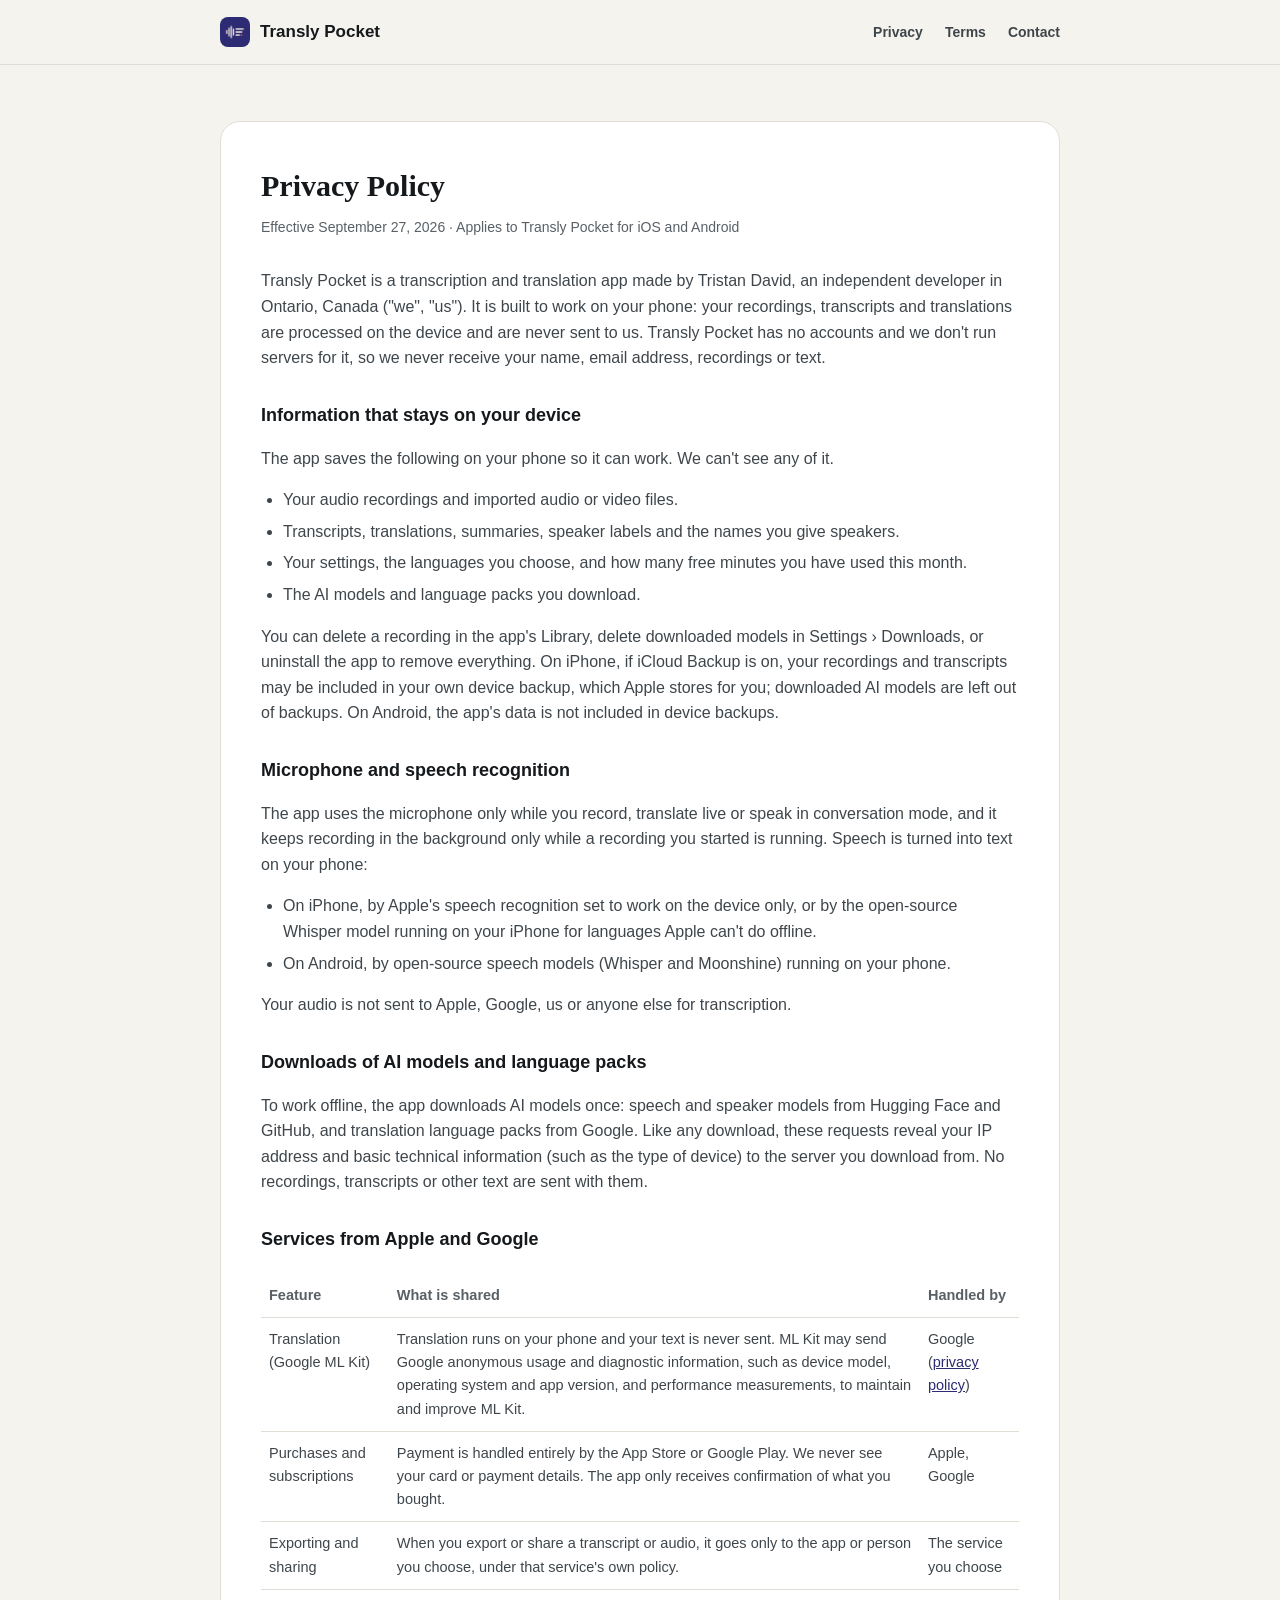
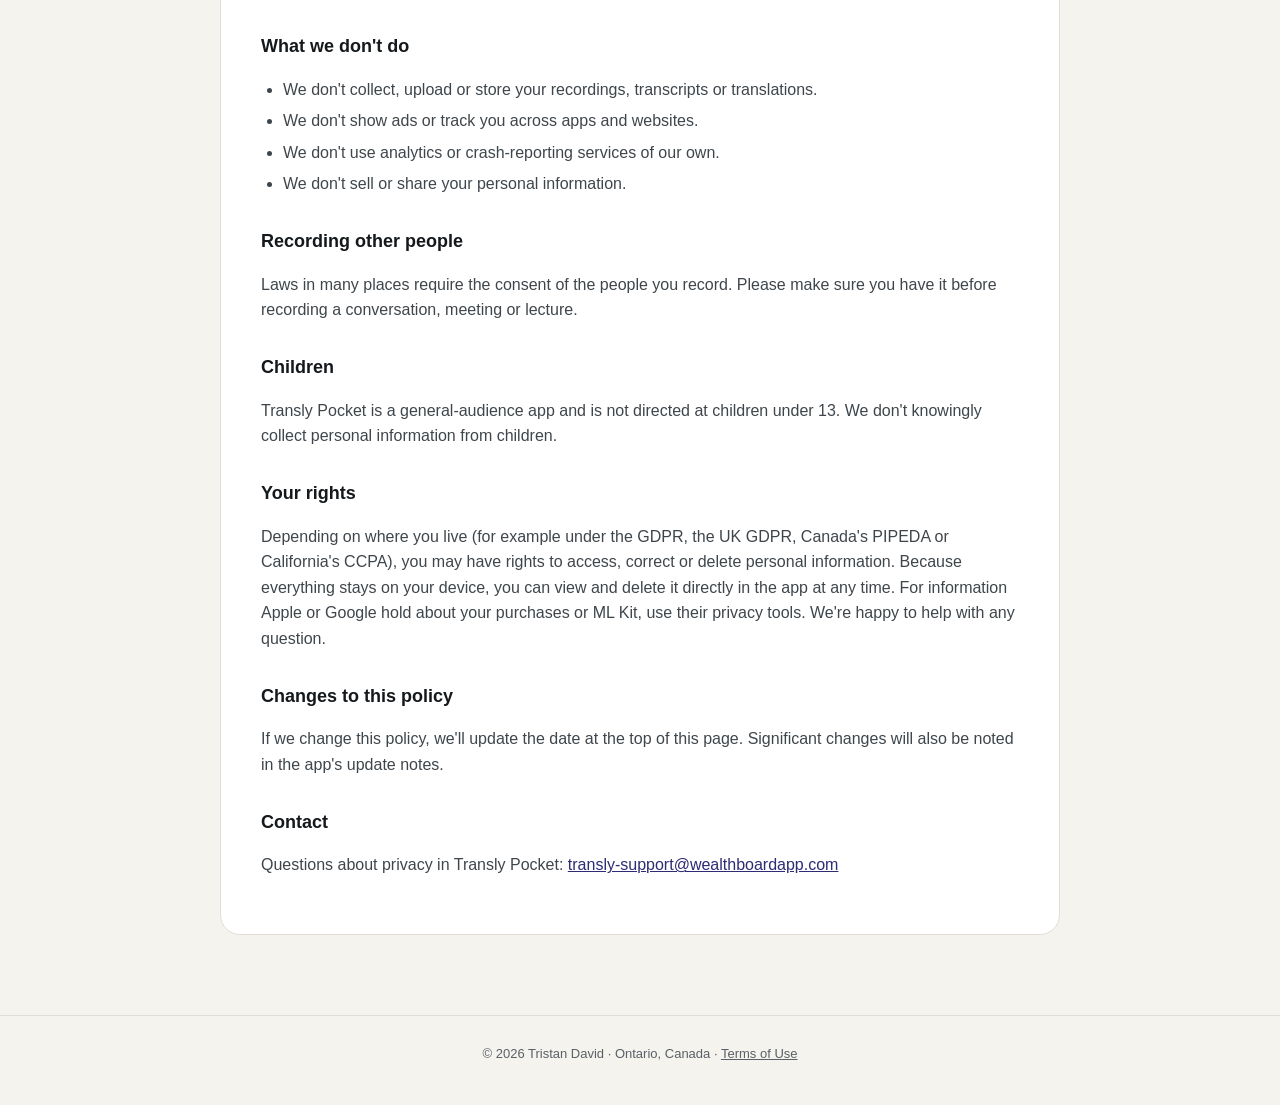
<file: privacy.html>
<!doctype html>
<html lang="en">
<head>
<meta charset="utf-8">
<meta name="viewport" content="width=device-width, initial-scale=1">
<title>Privacy Policy — Transly Pocket</title>
<meta name="description" content="How the Transly Pocket transcription and translation app for iOS and Android handles your information.">
<link rel="icon" href="icon.png">
<link rel="stylesheet" href="style.css">
</head>
<body>
<nav class="site">
  <div class="wrap">
    <a class="brand" href="/"><img src="icon.png" alt=""> Transly Pocket</a>
    <div class="navlinks">
      <a href="privacy.html">Privacy</a>
      <a href="terms.html">Terms</a>
      <a href="mailto:transly-support@wealthboardapp.com">Contact</a>
    </div>
  </div>
</nav>

<main>
  <div class="wrap">
    <article class="doc">
      <h1>Privacy Policy</h1>
      <p class="meta">Effective September 27, 2026 · Applies to Transly Pocket for iOS and Android</p>

      <p>Transly Pocket is a transcription and translation app made by Tristan David, an independent developer in Ontario, Canada ("we", "us"). It is built to work on your phone: your recordings, transcripts and translations are processed on the device and are never sent to us. Transly Pocket has no accounts and we don't run servers for it, so we never receive your name, email address, recordings or text.</p>

      <h2>Information that stays on your device</h2>
      <p>The app saves the following on your phone so it can work. We can't see any of it.</p>
      <ul>
        <li>Your audio recordings and imported audio or video files.</li>
        <li>Transcripts, translations, summaries, speaker labels and the names you give speakers.</li>
        <li>Your settings, the languages you choose, and how many free minutes you have used this month.</li>
        <li>The AI models and language packs you download.</li>
      </ul>
      <p>You can delete a recording in the app's Library, delete downloaded models in Settings › Downloads, or uninstall the app to remove everything. On iPhone, if iCloud Backup is on, your recordings and transcripts may be included in your own device backup, which Apple stores for you; downloaded AI models are left out of backups. On Android, the app's data is not included in device backups.</p>

      <h2>Microphone and speech recognition</h2>
      <p>The app uses the microphone only while you record, translate live or speak in conversation mode, and it keeps recording in the background only while a recording you started is running. Speech is turned into text on your phone:</p>
      <ul>
        <li>On iPhone, by Apple's speech recognition set to work on the device only, or by the open-source Whisper model running on your iPhone for languages Apple can't do offline.</li>
        <li>On Android, by open-source speech models (Whisper and Moonshine) running on your phone.</li>
      </ul>
      <p>Your audio is not sent to Apple, Google, us or anyone else for transcription.</p>

      <h2>Downloads of AI models and language packs</h2>
      <p>To work offline, the app downloads AI models once: speech and speaker models from Hugging Face and GitHub, and translation language packs from Google. Like any download, these requests reveal your IP address and basic technical information (such as the type of device) to the server you download from. No recordings, transcripts or other text are sent with them.</p>

      <h2>Services from Apple and Google</h2>
      <div class="doc-wrap">
      <table class="doc-table">
        <tr><th>Feature</th><th>What is shared</th><th>Handled by</th></tr>
        <tr><td>Translation (Google ML Kit)</td><td>Translation runs on your phone and your text is never sent. ML Kit may send Google anonymous usage and diagnostic information, such as device model, operating system and app version, and performance measurements, to maintain and improve ML Kit.</td><td>Google (<a href="https://policies.google.com/privacy" rel="noopener">privacy policy</a>)</td></tr>
        <tr><td>Purchases and subscriptions</td><td>Payment is handled entirely by the App Store or Google Play. We never see your card or payment details. The app only receives confirmation of what you bought.</td><td>Apple, Google</td></tr>
        <tr><td>Exporting and sharing</td><td>When you export or share a transcript or audio, it goes only to the app or person you choose, under that service's own policy.</td><td>The service you choose</td></tr>
      </table>
      </div>

      <h2>What we don't do</h2>
      <ul>
        <li>We don't collect, upload or store your recordings, transcripts or translations.</li>
        <li>We don't show ads or track you across apps and websites.</li>
        <li>We don't use analytics or crash-reporting services of our own.</li>
        <li>We don't sell or share your personal information.</li>
      </ul>

      <h2>Recording other people</h2>
      <p>Laws in many places require the consent of the people you record. Please make sure you have it before recording a conversation, meeting or lecture.</p>

      <h2>Children</h2>
      <p>Transly Pocket is a general-audience app and is not directed at children under 13. We don't knowingly collect personal information from children.</p>

      <h2>Your rights</h2>
      <p>Depending on where you live (for example under the GDPR, the UK GDPR, Canada's PIPEDA or California's CCPA), you may have rights to access, correct or delete personal information. Because everything stays on your device, you can view and delete it directly in the app at any time. For information Apple or Google hold about your purchases or ML Kit, use their privacy tools. We're happy to help with any question.</p>

      <h2>Changes to this policy</h2>
      <p>If we change this policy, we'll update the date at the top of this page. Significant changes will also be noted in the app's update notes.</p>

      <h2>Contact</h2>
      <p>Questions about privacy in Transly Pocket: <a href="mailto:transly-support@wealthboardapp.com">transly-support@wealthboardapp.com</a></p>
    </article>
  </div>
</main>

<footer class="site">
  <div class="wrap">
    © 2026 Tristan David · Ontario, Canada · <a href="terms.html">Terms of Use</a>
  </div>
</footer>
</body>
</html>
</file>
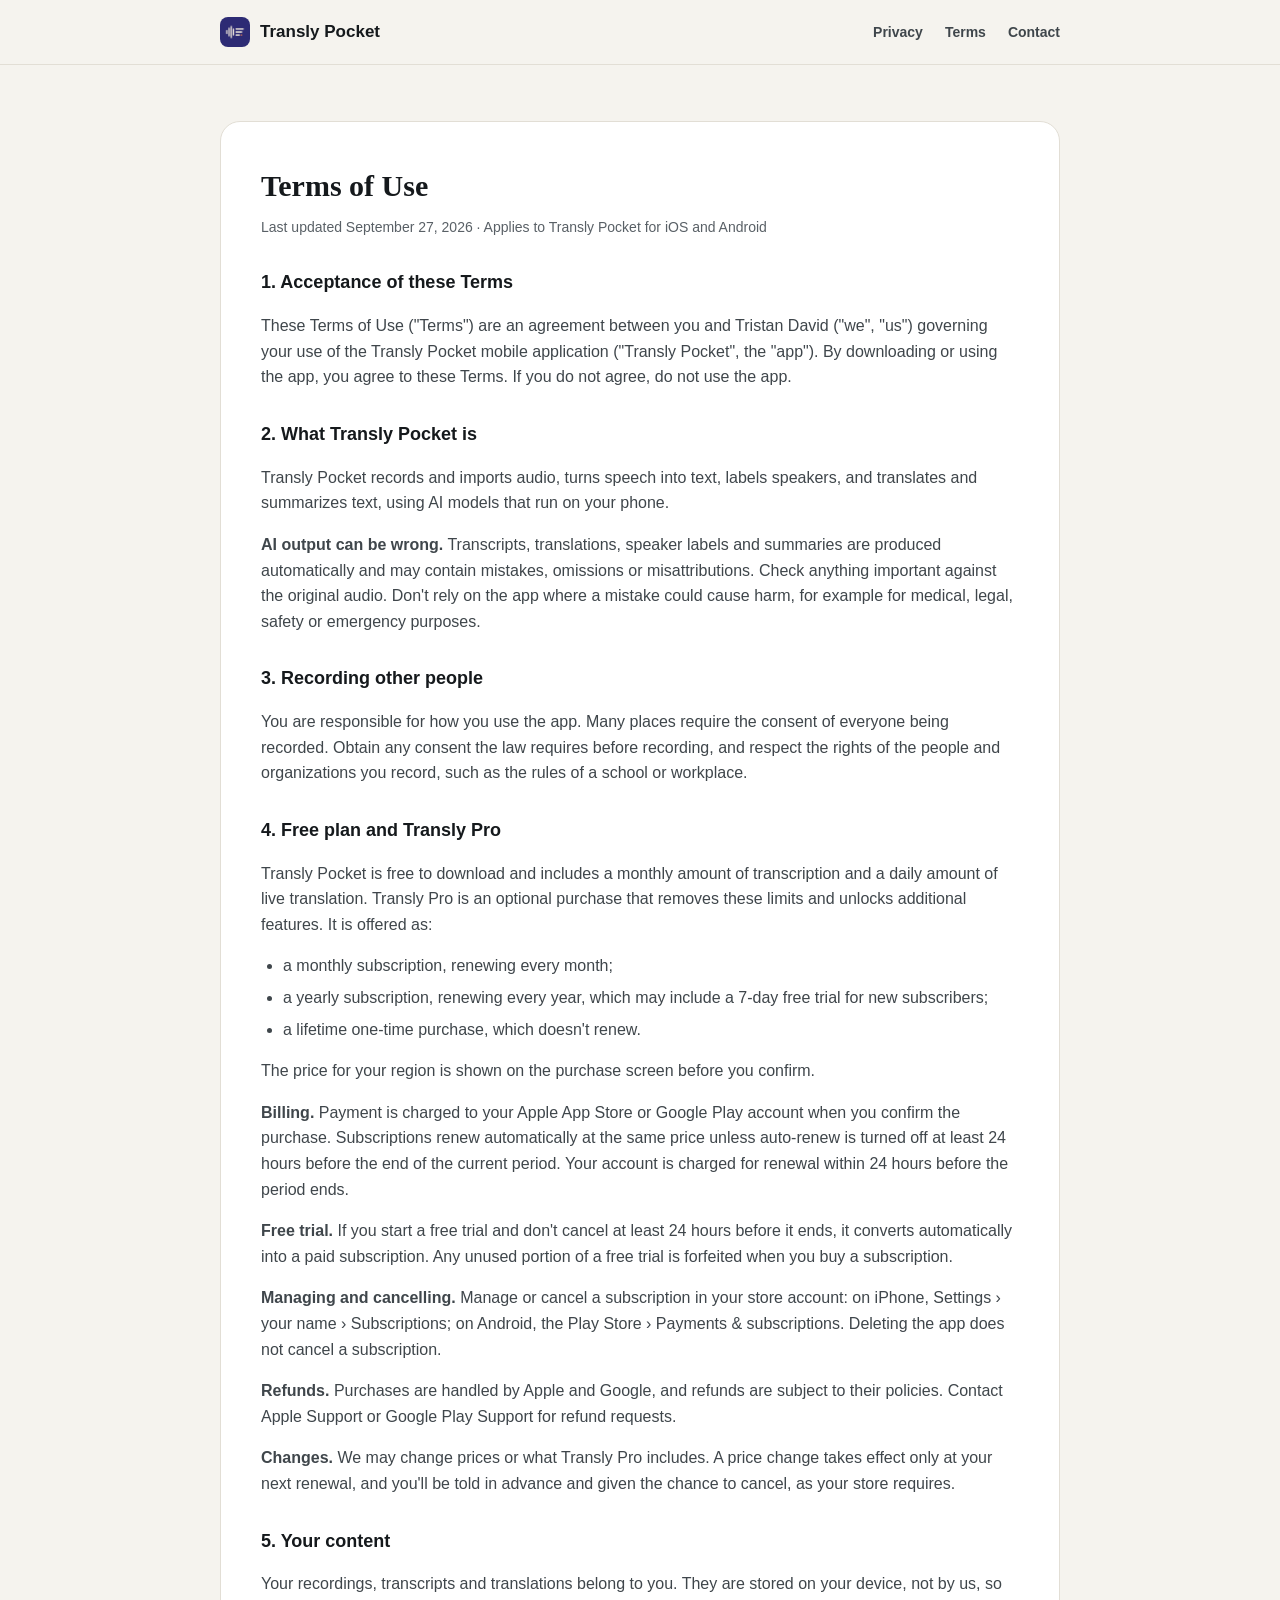
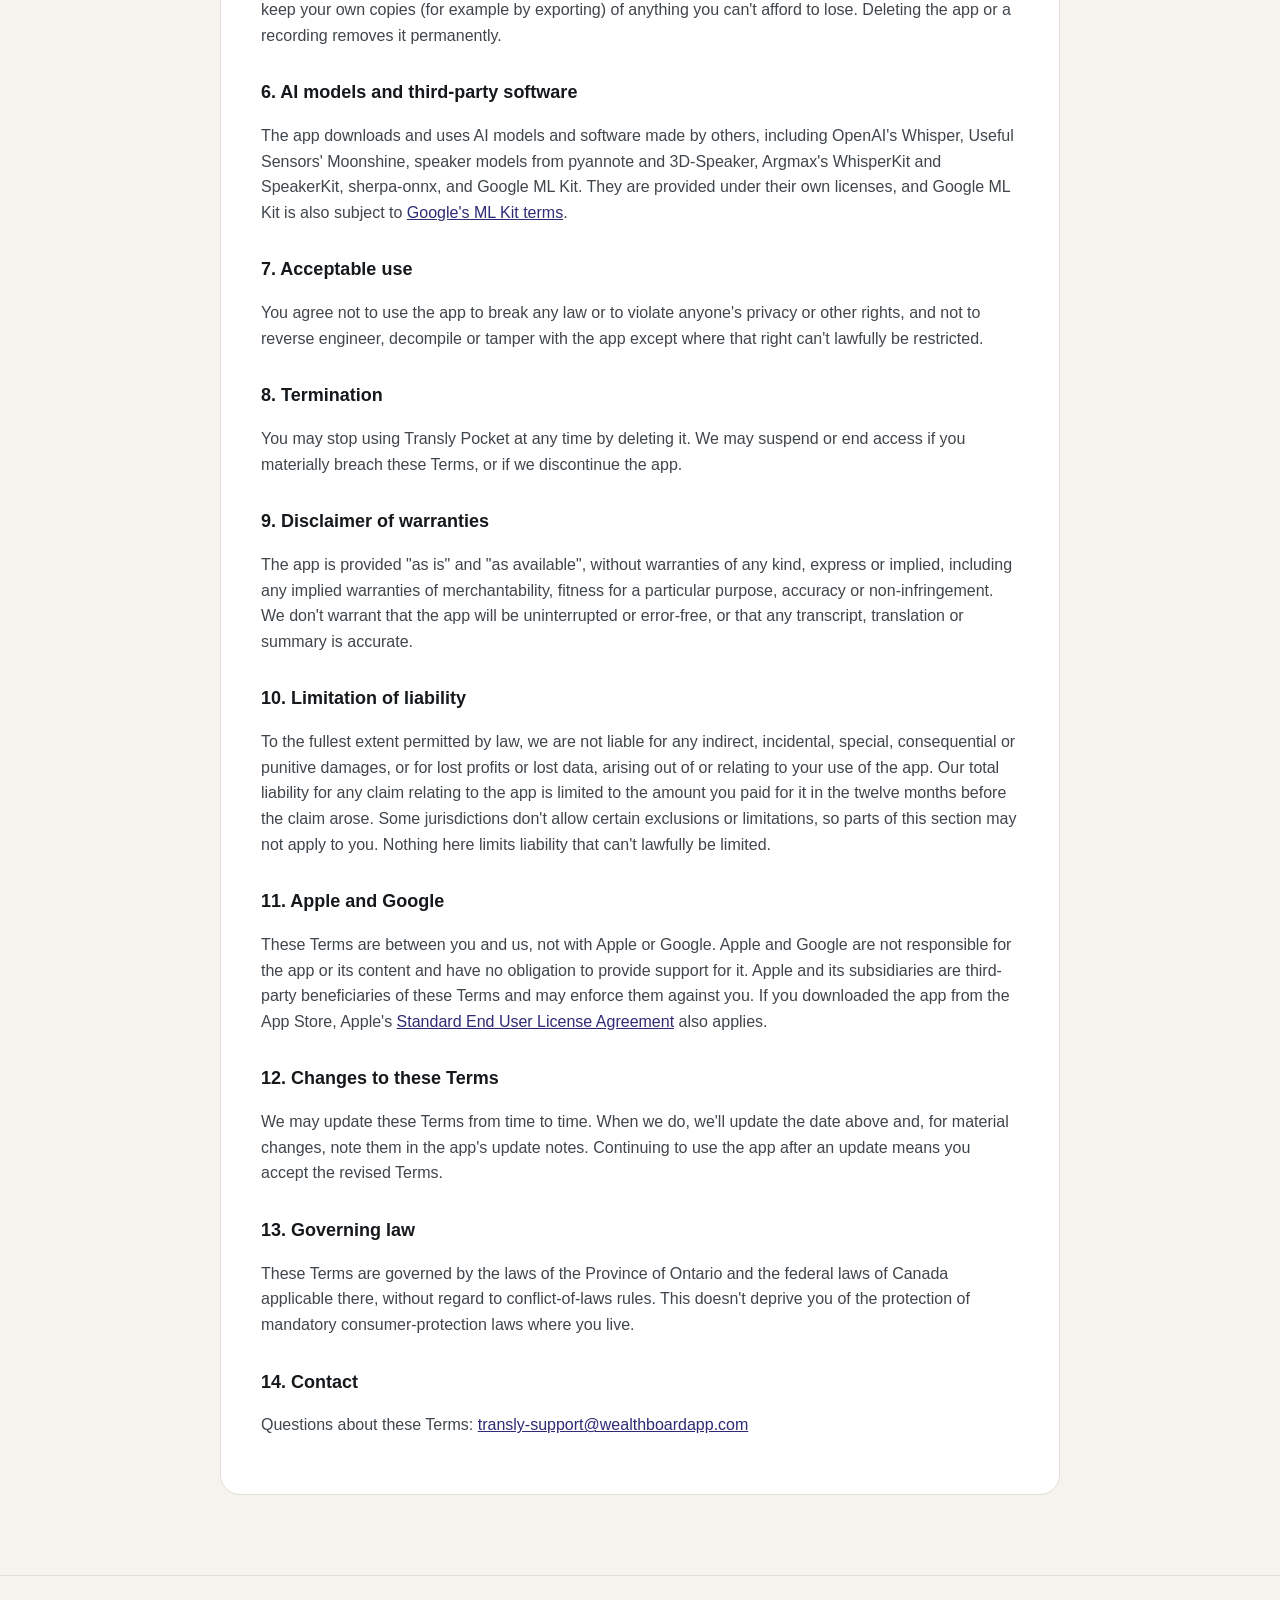
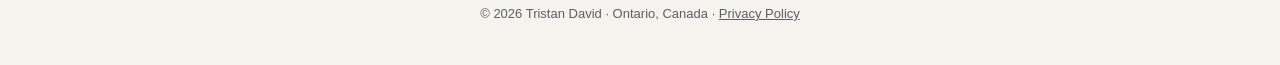
<file: terms.html>
<!doctype html>
<html lang="en">
<head>
<meta charset="utf-8">
<meta name="viewport" content="width=device-width, initial-scale=1">
<title>Terms of Use — Transly Pocket</title>
<meta name="description" content="Terms of Use for the Transly Pocket transcription and translation app for iOS and Android.">
<link rel="icon" href="icon.png">
<link rel="stylesheet" href="style.css">
</head>
<body>
<nav class="site">
  <div class="wrap">
    <a class="brand" href="/"><img src="icon.png" alt=""> Transly Pocket</a>
    <div class="navlinks">
      <a href="privacy.html">Privacy</a>
      <a href="terms.html">Terms</a>
      <a href="mailto:transly-support@wealthboardapp.com">Contact</a>
    </div>
  </div>
</nav>

<main>
  <div class="wrap">
    <article class="doc">
      <h1>Terms of Use</h1>
      <p class="meta">Last updated September 27, 2026 · Applies to Transly Pocket for iOS and Android</p>

      <h2>1. Acceptance of these Terms</h2>
      <p>These Terms of Use ("Terms") are an agreement between you and Tristan David ("we", "us") governing your use of the Transly Pocket mobile application ("Transly Pocket", the "app"). By downloading or using the app, you agree to these Terms. If you do not agree, do not use the app.</p>

      <h2>2. What Transly Pocket is</h2>
      <p>Transly Pocket records and imports audio, turns speech into text, labels speakers, and translates and summarizes text, using AI models that run on your phone.</p>
      <p><strong>AI output can be wrong.</strong> Transcripts, translations, speaker labels and summaries are produced automatically and may contain mistakes, omissions or misattributions. Check anything important against the original audio. Don't rely on the app where a mistake could cause harm, for example for medical, legal, safety or emergency purposes.</p>

      <h2>3. Recording other people</h2>
      <p>You are responsible for how you use the app. Many places require the consent of everyone being recorded. Obtain any consent the law requires before recording, and respect the rights of the people and organizations you record, such as the rules of a school or workplace.</p>

      <h2>4. Free plan and Transly Pro</h2>
      <p>Transly Pocket is free to download and includes a monthly amount of transcription and a daily amount of live translation. Transly Pro is an optional purchase that removes these limits and unlocks additional features. It is offered as:</p>
      <ul>
        <li>a monthly subscription, renewing every month;</li>
        <li>a yearly subscription, renewing every year, which may include a 7-day free trial for new subscribers;</li>
        <li>a lifetime one-time purchase, which doesn't renew.</li>
      </ul>
      <p>The price for your region is shown on the purchase screen before you confirm.</p>
      <p><strong>Billing.</strong> Payment is charged to your Apple App Store or Google Play account when you confirm the purchase. Subscriptions renew automatically at the same price unless auto-renew is turned off at least 24 hours before the end of the current period. Your account is charged for renewal within 24 hours before the period ends.</p>
      <p><strong>Free trial.</strong> If you start a free trial and don't cancel at least 24 hours before it ends, it converts automatically into a paid subscription. Any unused portion of a free trial is forfeited when you buy a subscription.</p>
      <p><strong>Managing and cancelling.</strong> Manage or cancel a subscription in your store account: on iPhone, Settings › your name › Subscriptions; on Android, the Play Store › Payments &amp; subscriptions. Deleting the app does not cancel a subscription.</p>
      <p><strong>Refunds.</strong> Purchases are handled by Apple and Google, and refunds are subject to their policies. Contact Apple Support or Google Play Support for refund requests.</p>
      <p><strong>Changes.</strong> We may change prices or what Transly Pro includes. A price change takes effect only at your next renewal, and you'll be told in advance and given the chance to cancel, as your store requires.</p>

      <h2>5. Your content</h2>
      <p>Your recordings, transcripts and translations belong to you. They are stored on your device, not by us, so keep your own copies (for example by exporting) of anything you can't afford to lose. Deleting the app or a recording removes it permanently.</p>

      <h2>6. AI models and third-party software</h2>
      <p>The app downloads and uses AI models and software made by others, including OpenAI's Whisper, Useful Sensors' Moonshine, speaker models from pyannote and 3D-Speaker, Argmax's WhisperKit and SpeakerKit, sherpa-onnx, and Google ML Kit. They are provided under their own licenses, and Google ML Kit is also subject to <a href="https://developers.google.com/ml-kit/terms" rel="noopener">Google's ML Kit terms</a>.</p>

      <h2>7. Acceptable use</h2>
      <p>You agree not to use the app to break any law or to violate anyone's privacy or other rights, and not to reverse engineer, decompile or tamper with the app except where that right can't lawfully be restricted.</p>

      <h2>8. Termination</h2>
      <p>You may stop using Transly Pocket at any time by deleting it. We may suspend or end access if you materially breach these Terms, or if we discontinue the app.</p>

      <h2>9. Disclaimer of warranties</h2>
      <p>The app is provided "as is" and "as available", without warranties of any kind, express or implied, including any implied warranties of merchantability, fitness for a particular purpose, accuracy or non-infringement. We don't warrant that the app will be uninterrupted or error-free, or that any transcript, translation or summary is accurate.</p>

      <h2>10. Limitation of liability</h2>
      <p>To the fullest extent permitted by law, we are not liable for any indirect, incidental, special, consequential or punitive damages, or for lost profits or lost data, arising out of or relating to your use of the app. Our total liability for any claim relating to the app is limited to the amount you paid for it in the twelve months before the claim arose. Some jurisdictions don't allow certain exclusions or limitations, so parts of this section may not apply to you. Nothing here limits liability that can't lawfully be limited.</p>

      <h2>11. Apple and Google</h2>
      <p>These Terms are between you and us, not with Apple or Google. Apple and Google are not responsible for the app or its content and have no obligation to provide support for it. Apple and its subsidiaries are third-party beneficiaries of these Terms and may enforce them against you. If you downloaded the app from the App Store, Apple's <a href="https://www.apple.com/legal/internet-services/itunes/dev/stdeula/" rel="noopener">Standard End User License Agreement</a> also applies.</p>

      <h2>12. Changes to these Terms</h2>
      <p>We may update these Terms from time to time. When we do, we'll update the date above and, for material changes, note them in the app's update notes. Continuing to use the app after an update means you accept the revised Terms.</p>

      <h2>13. Governing law</h2>
      <p>These Terms are governed by the laws of the Province of Ontario and the federal laws of Canada applicable there, without regard to conflict-of-laws rules. This doesn't deprive you of the protection of mandatory consumer-protection laws where you live.</p>

      <h2>14. Contact</h2>
      <p>Questions about these Terms: <a href="mailto:transly-support@wealthboardapp.com">transly-support@wealthboardapp.com</a></p>
    </article>
  </div>
</main>

<footer class="site">
  <div class="wrap">
    © 2026 Tristan David · Ontario, Canada · <a href="privacy.html">Privacy Policy</a>
  </div>
</footer>
</body>
</html>
</file>
<file: style.css>
:root {
  --paper: #F5F3EE;
  --sand: #EAE6DD;
  --cream: #F3EBDD;
  --ink: #15191C;
  --body: #3F464B;
  --muted: #596066;
  --line: #E2DED5;
  --indigo: #2D2B74;
  --indigo-dark: #1E1C52;
  --lavender: #E6E5F3;
  --lavender-ring: #D6D4EE;
  --coral: #E8795A;
  --card-bg: #FFFFFF;
}
@media (prefers-color-scheme: dark) {
  :root {
    --paper: #15191C;
    --sand: #1D2226;
    --cream: #1D2226;
    --ink: #F5F3EE;
    --body: #C7CDD2;
    --muted: #8B9298;
    --line: #2B3237;
    --indigo: #A9A6F0;
    --indigo-dark: #C9C7F7;
    --lavender: #211F45;
    --lavender-ring: #2C2A5E;
    --coral: #F0906F;
    --card-bg: #1B2024;
  }
}
* { box-sizing: border-box; }
html { scroll-behavior: smooth; }
body {
  margin: 0;
  background: var(--paper);
  color: var(--body);
  font: 16px/1.6 -apple-system, BlinkMacSystemFont, "Segoe UI", Roboto, Helvetica, Arial, sans-serif;
  -webkit-font-smoothing: antialiased;
}
a { color: var(--indigo); }
.wrap { max-width: 880px; margin: 0 auto; padding: 0 20px; }

/* Nav */
nav.site {
  border-bottom: 1px solid var(--line);
  background: var(--paper);
  position: sticky; top: 0; z-index: 10;
}
nav.site .wrap { display: flex; align-items: center; justify-content: space-between; height: 64px; }
.brand { display: flex; align-items: center; gap: 10px; text-decoration: none; color: var(--ink); font-weight: 700; font-size: 17px; }
.brand img { width: 30px; height: 30px; border-radius: 8px; display: block; }
.navlinks { display: flex; gap: 22px; font-size: 14px; font-weight: 600; }
.navlinks a { color: var(--body); text-decoration: none; }
.navlinks a:hover { color: var(--indigo); }

/* Hero (index only) */
header.hero {
  background: linear-gradient(180deg, var(--indigo) 0%, var(--indigo-dark) 100%);
  color: #fff;
  padding: 72px 0 88px;
}
@media (prefers-color-scheme: dark) {
  header.hero { background: linear-gradient(180deg, #100f2c 0%, #08071a 100%); }
}
header.hero .wrap { text-align: center; }
header.hero img.icon { width: 84px; height: 84px; border-radius: 20px; box-shadow: 0 12px 30px rgba(0,0,0,.25); margin-bottom: 22px; }
header.hero h1 { font-family: Georgia, "Times New Roman", serif; font-size: 40px; line-height: 1.2; margin: 0 0 12px; }
header.hero p.tag { font-size: 17px; opacity: .88; margin: 0 auto 30px; max-width: 480px; }
.badges { display: flex; gap: 14px; justify-content: center; flex-wrap: wrap; }
.badge { display: inline-flex; align-items: center; gap: 8px; background: rgba(255,255,255,.12); border: 1px solid rgba(255,255,255,.25); color: #fff; padding: 9px 16px; border-radius: 999px; font-size: 13px; font-weight: 600; }

/* Store links */
.stores { display: flex; gap: 12px; justify-content: center; margin-top: 30px; flex-wrap: wrap; }
.store-btn { display: inline-flex; align-items: center; gap: 8px; background: #fff; color: var(--indigo-dark); padding: 11px 20px; border-radius: 12px; font-weight: 700; font-size: 14px; text-decoration: none; }

/* Sections */
main { padding: 56px 0 40px; }
section.feature-grid { display: grid; grid-template-columns: repeat(3, 1fr); gap: 18px; margin: 8px 0 48px; }
@media (max-width: 700px) { section.feature-grid { grid-template-columns: 1fr; } }
.feature-card { background: var(--card-bg); border: 1px solid var(--line); border-radius: 16px; padding: 22px; }
.feature-card .emoji { font-size: 26px; margin-bottom: 10px; display: block; }
.feature-card h3 { margin: 0 0 6px; font-size: 16px; color: var(--ink); }
.feature-card p { margin: 0; font-size: 14px; color: var(--muted); }

.legal-links { display: flex; gap: 16px; margin: 40px 0; }
.legal-links a {
  flex: 1; text-align: center; background: var(--lavender); border: 1px solid var(--lavender-ring);
  color: var(--indigo-dark); text-decoration: none; font-weight: 700; padding: 16px; border-radius: 14px; font-size: 14px;
}

/* Legal doc pages */
article.doc { background: var(--card-bg); border: 1px solid var(--line); border-radius: 20px; padding: 40px; margin-bottom: 40px; }
@media (max-width: 600px) { article.doc { padding: 26px 20px; border-radius: 16px; } }
article.doc h1 { font-family: Georgia, "Times New Roman", serif; font-size: 30px; color: var(--ink); margin: 0 0 6px; }
article.doc .meta { color: var(--muted); font-size: 14px; margin: 0 0 30px; }
article.doc h2 { font-size: 18px; color: var(--ink); margin: 30px 0 8px; }
article.doc p, article.doc li { color: var(--body); }
article.doc ul { padding-left: 22px; }
article.doc li { margin: 6px 0; }
.doc-wrap { overflow-x: auto; }
table.doc-table { width: 100%; border-collapse: collapse; margin: 12px 0; font-size: 14.5px; }
table.doc-table th, table.doc-table td { text-align: left; vertical-align: top; padding: 10px 8px; border-bottom: 1px solid var(--line); }
table.doc-table th { color: var(--muted); font-weight: 600; }

footer.site { border-top: 1px solid var(--line); padding: 28px 0 40px; color: var(--muted); font-size: 13px; text-align: center; }
footer.site a { color: var(--muted); text-decoration: underline; }
</file>
